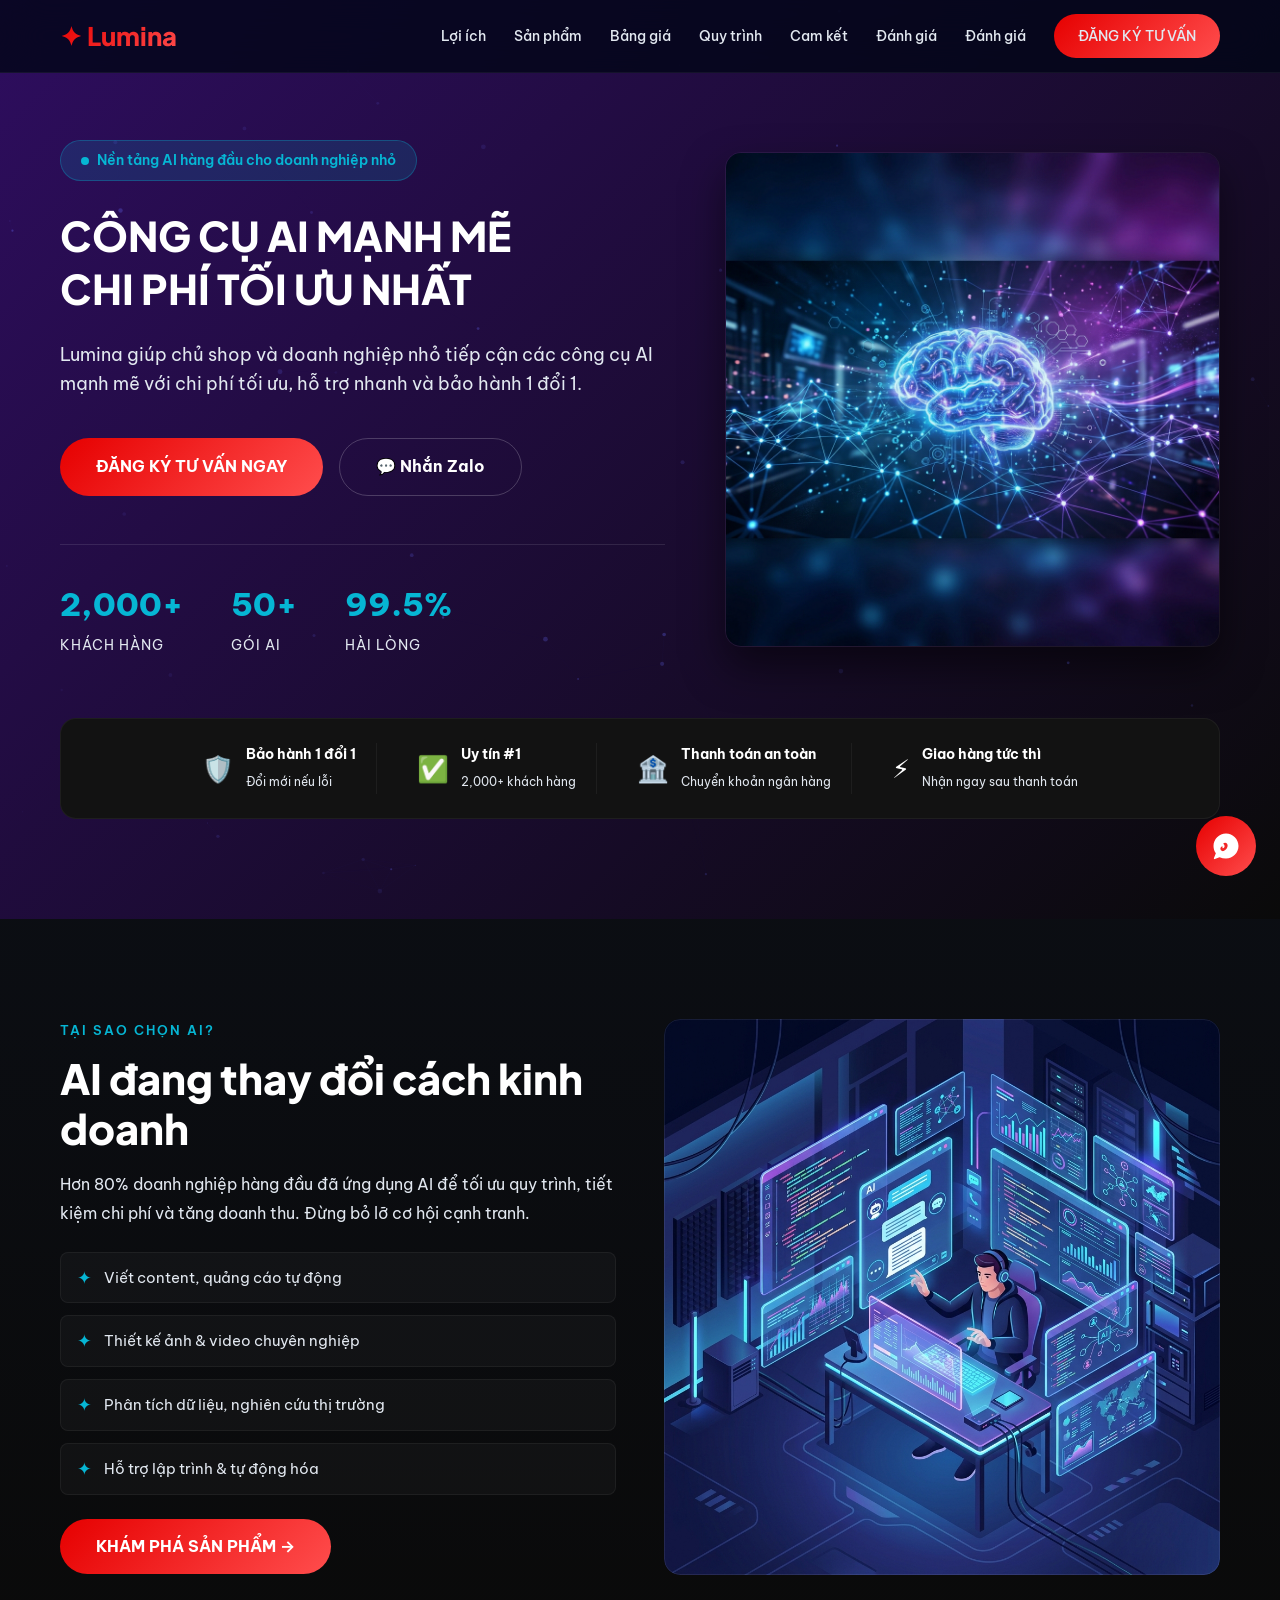
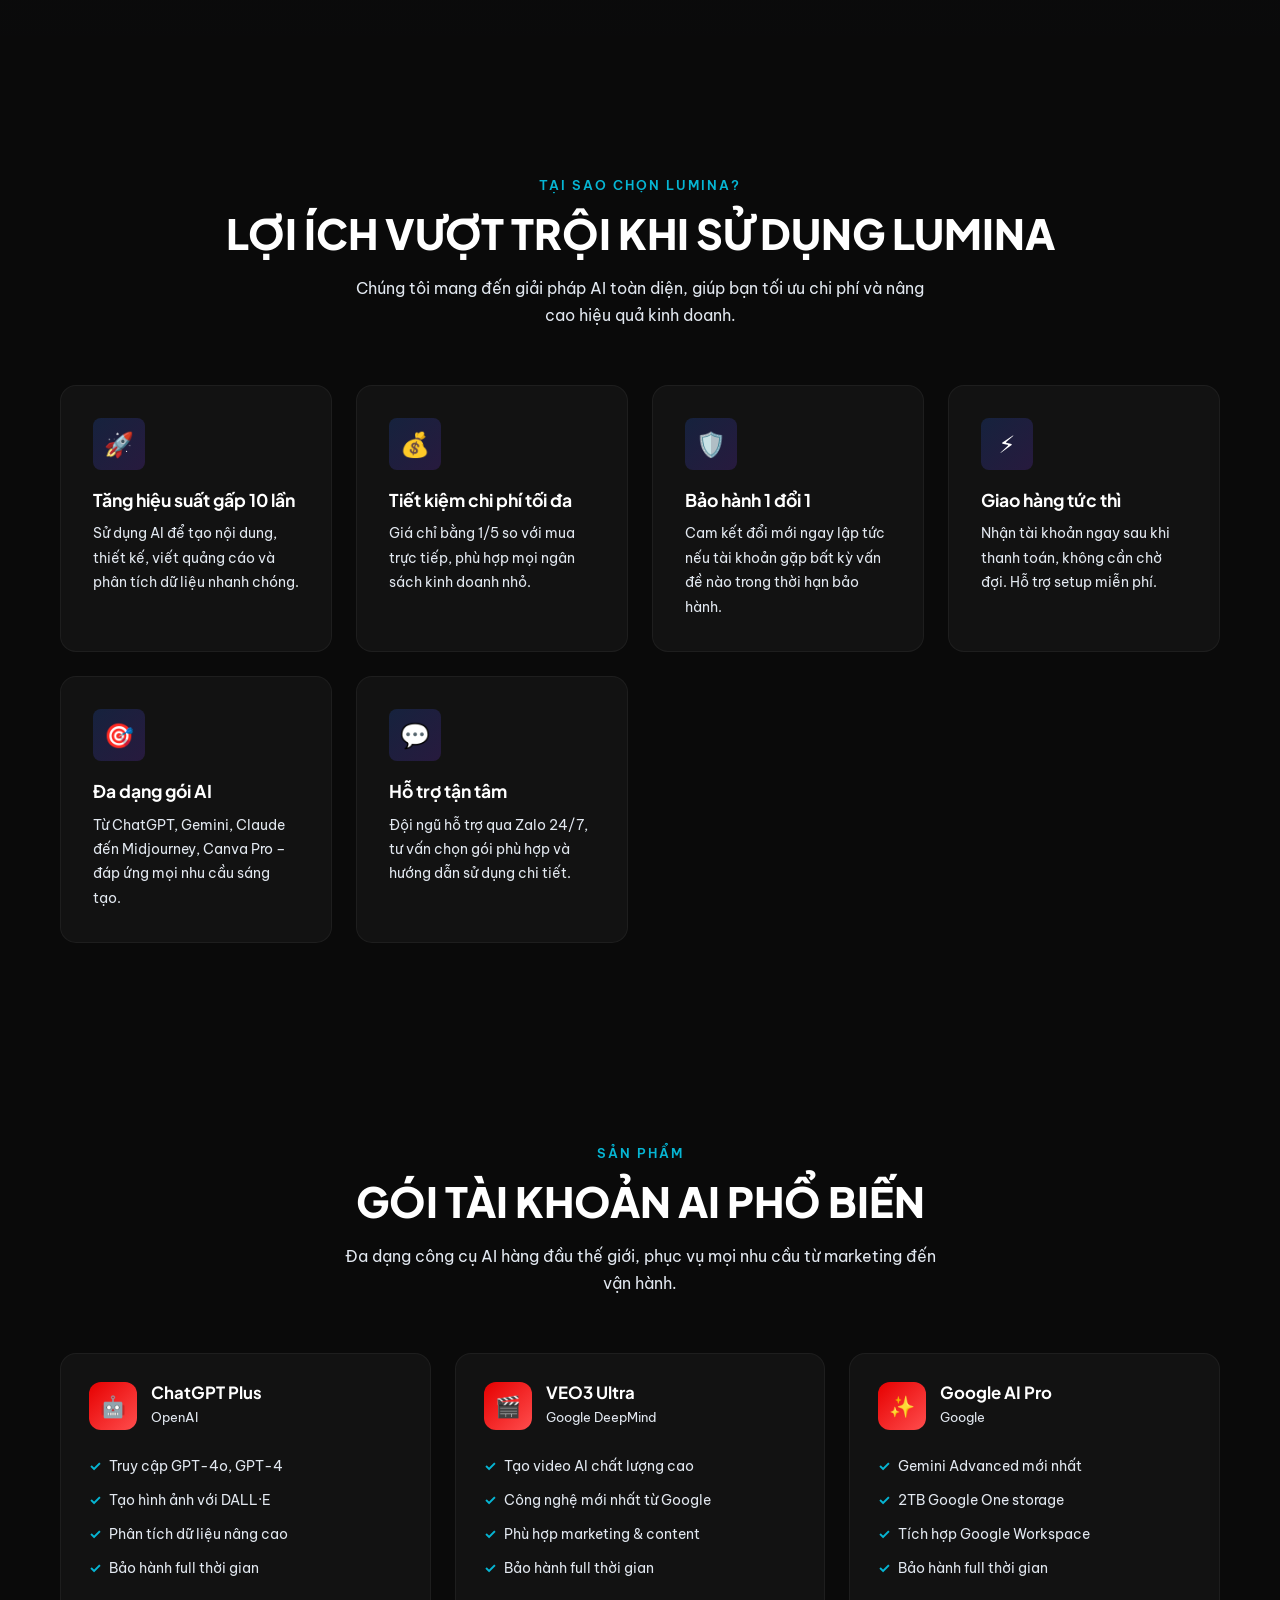
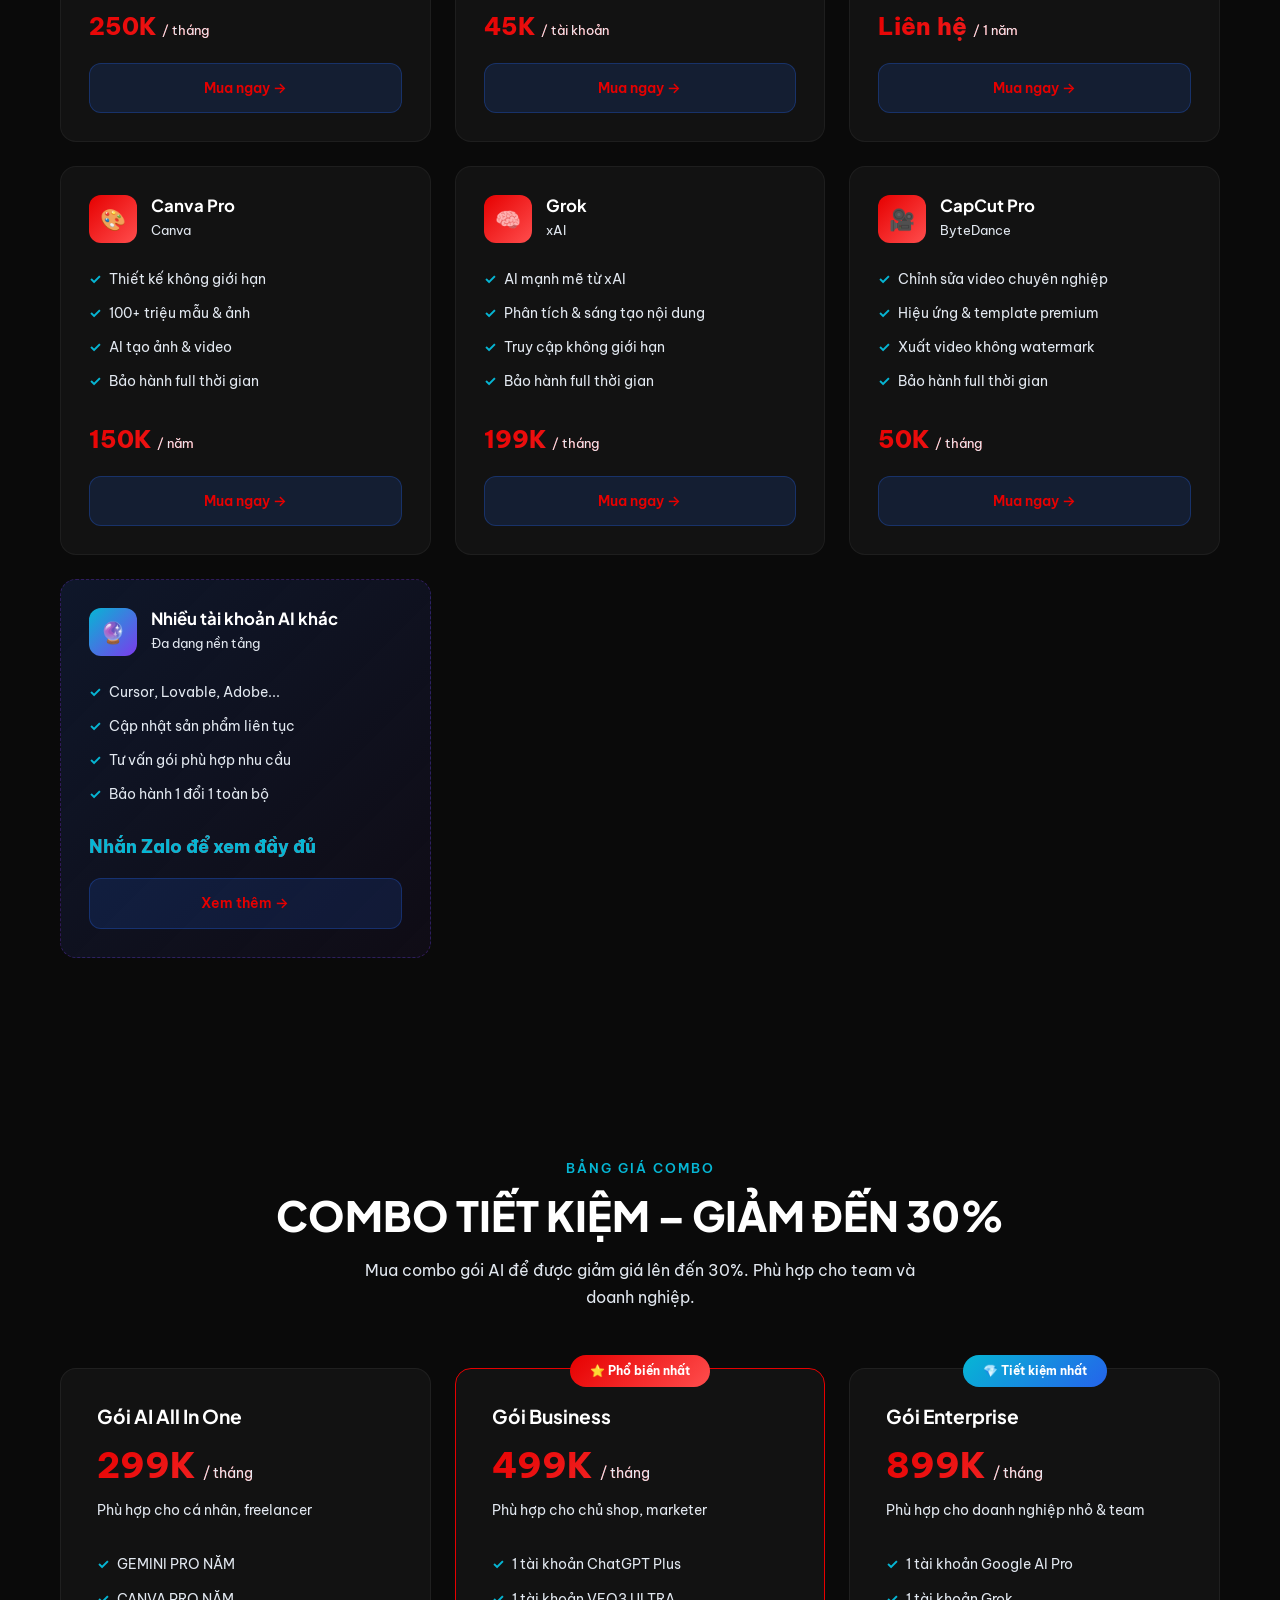
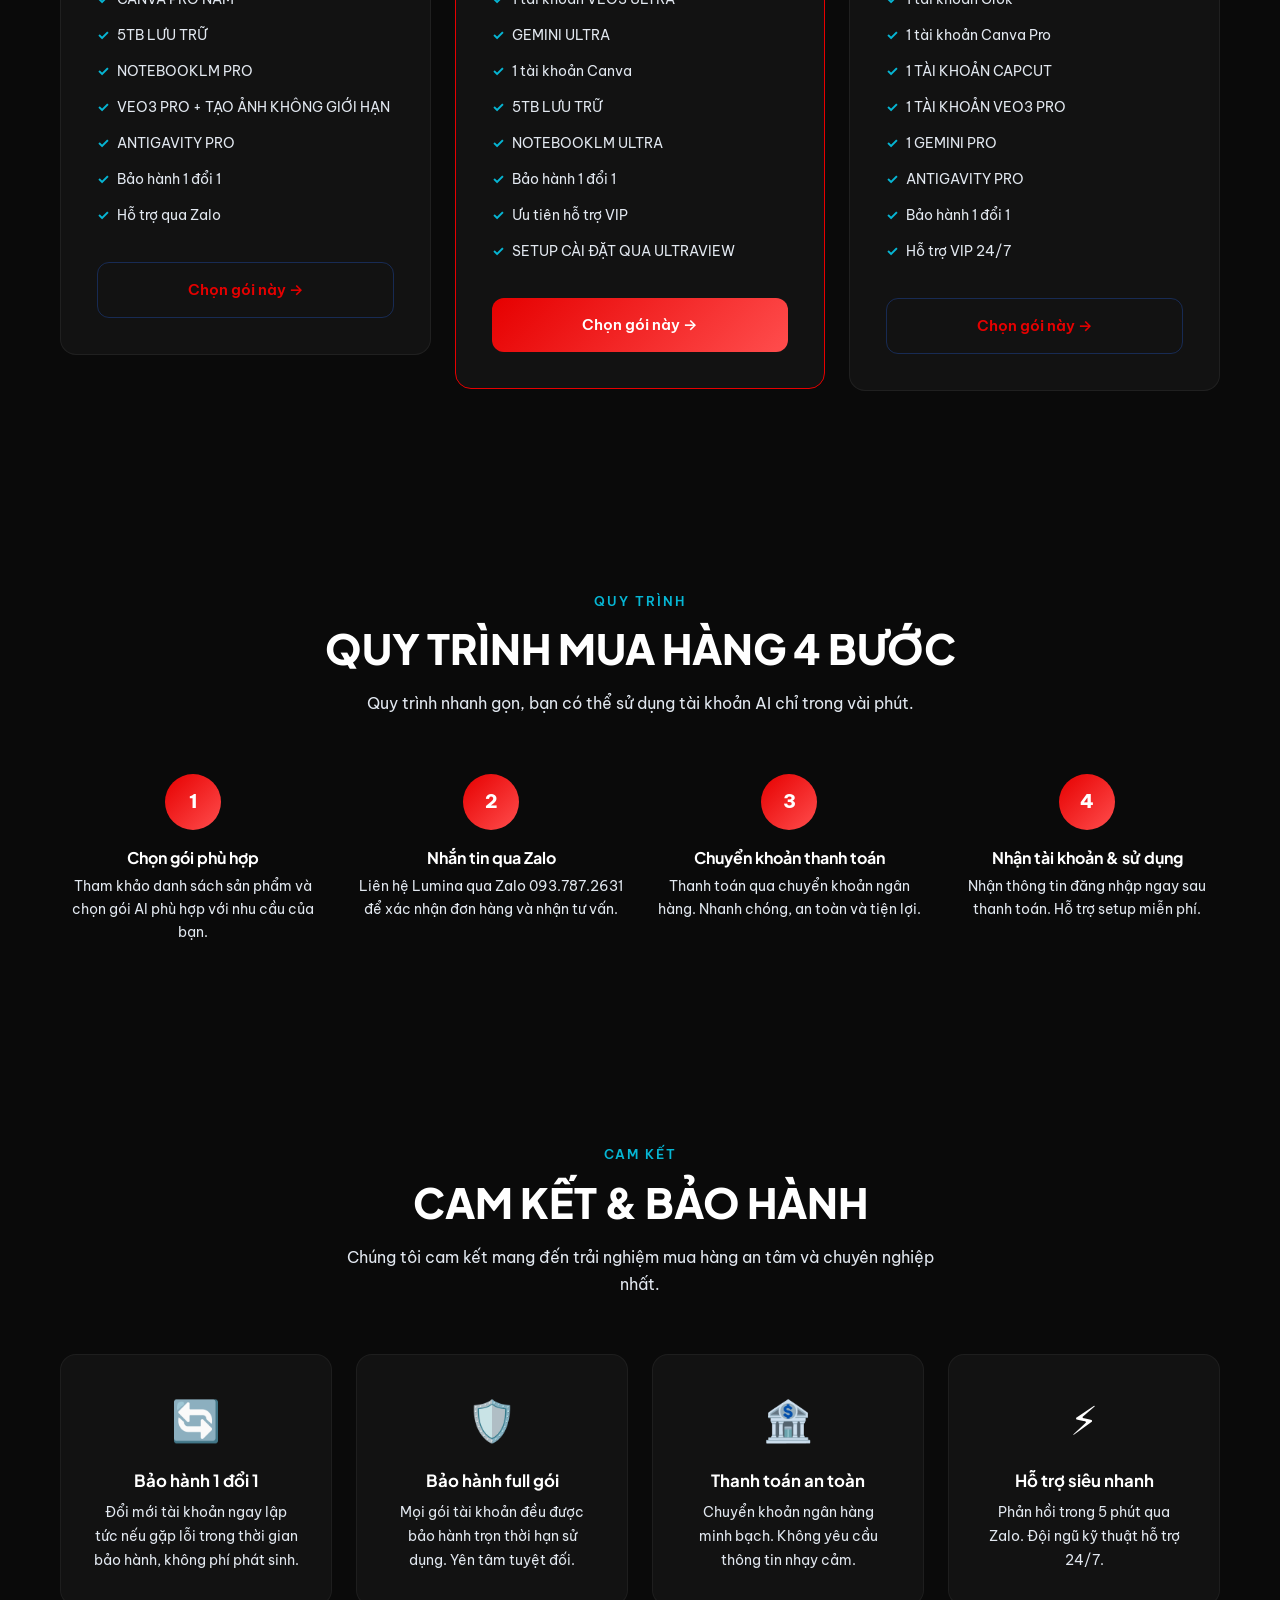
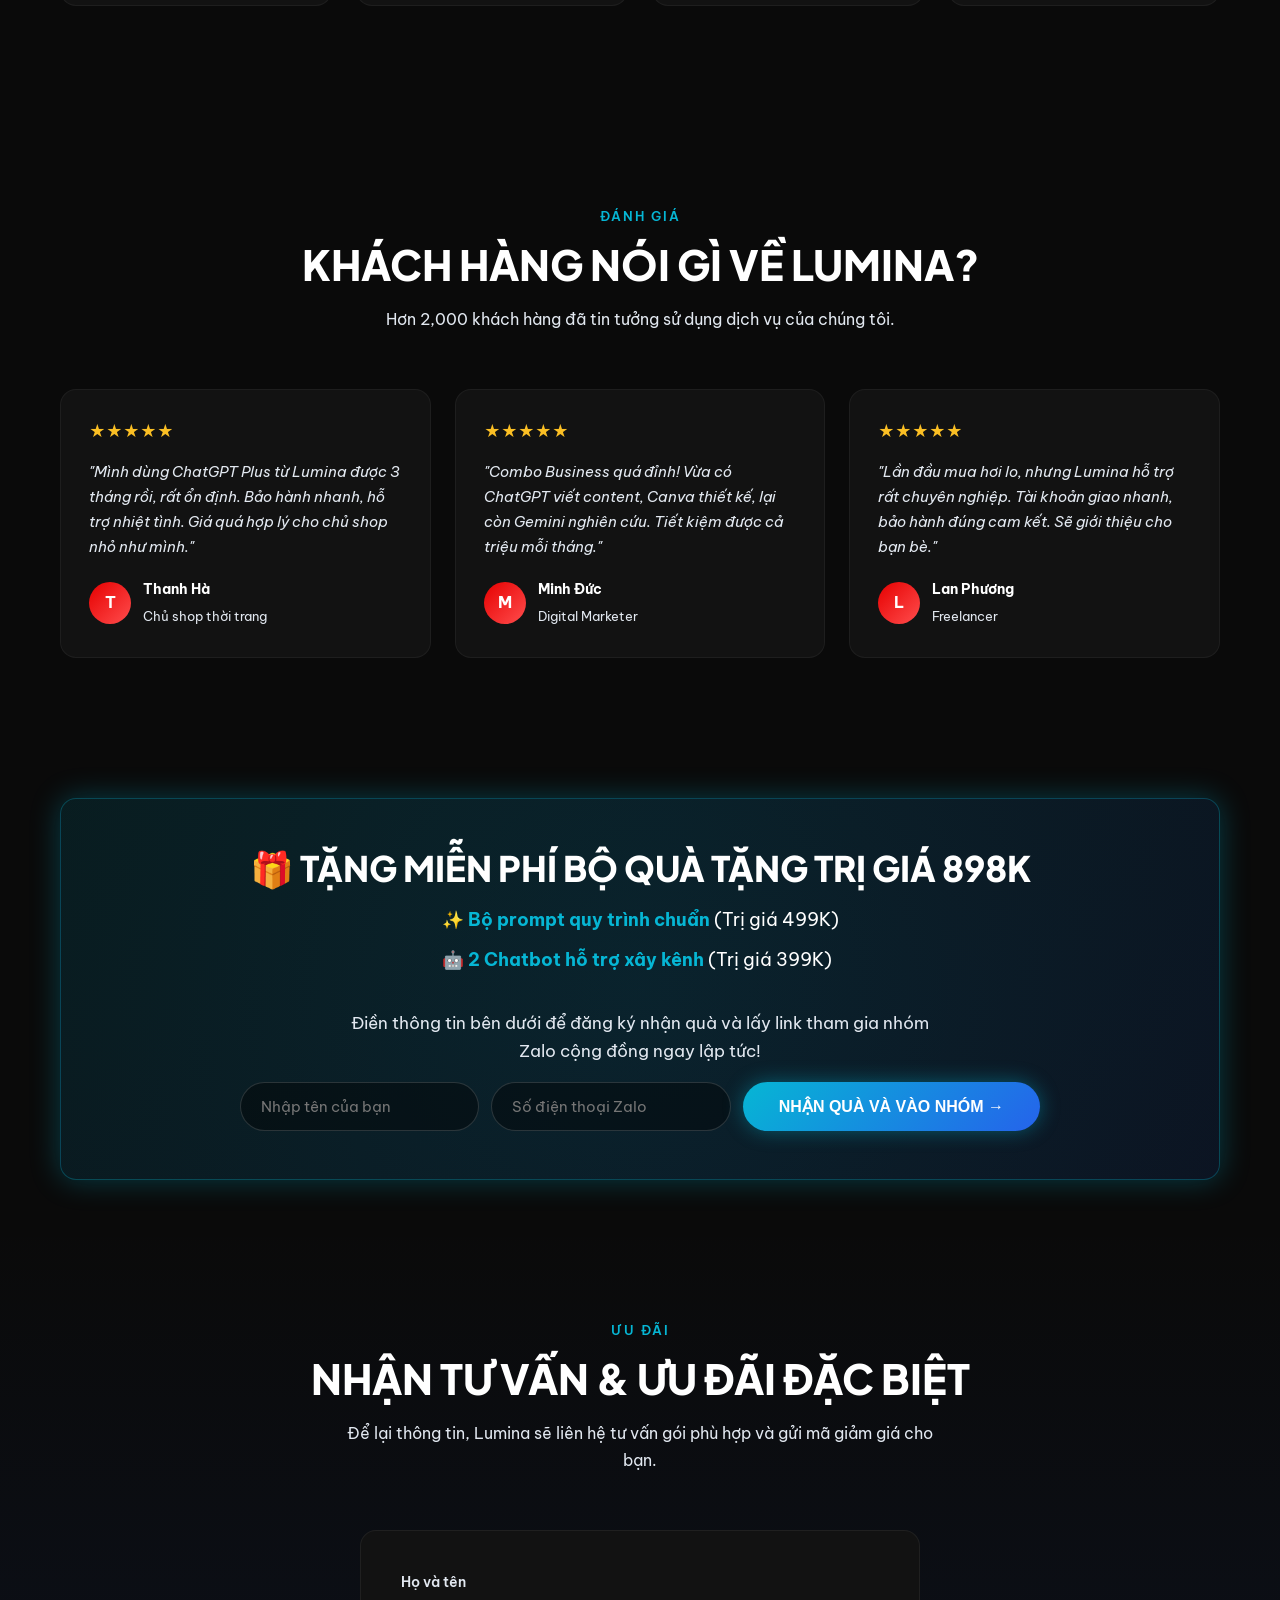
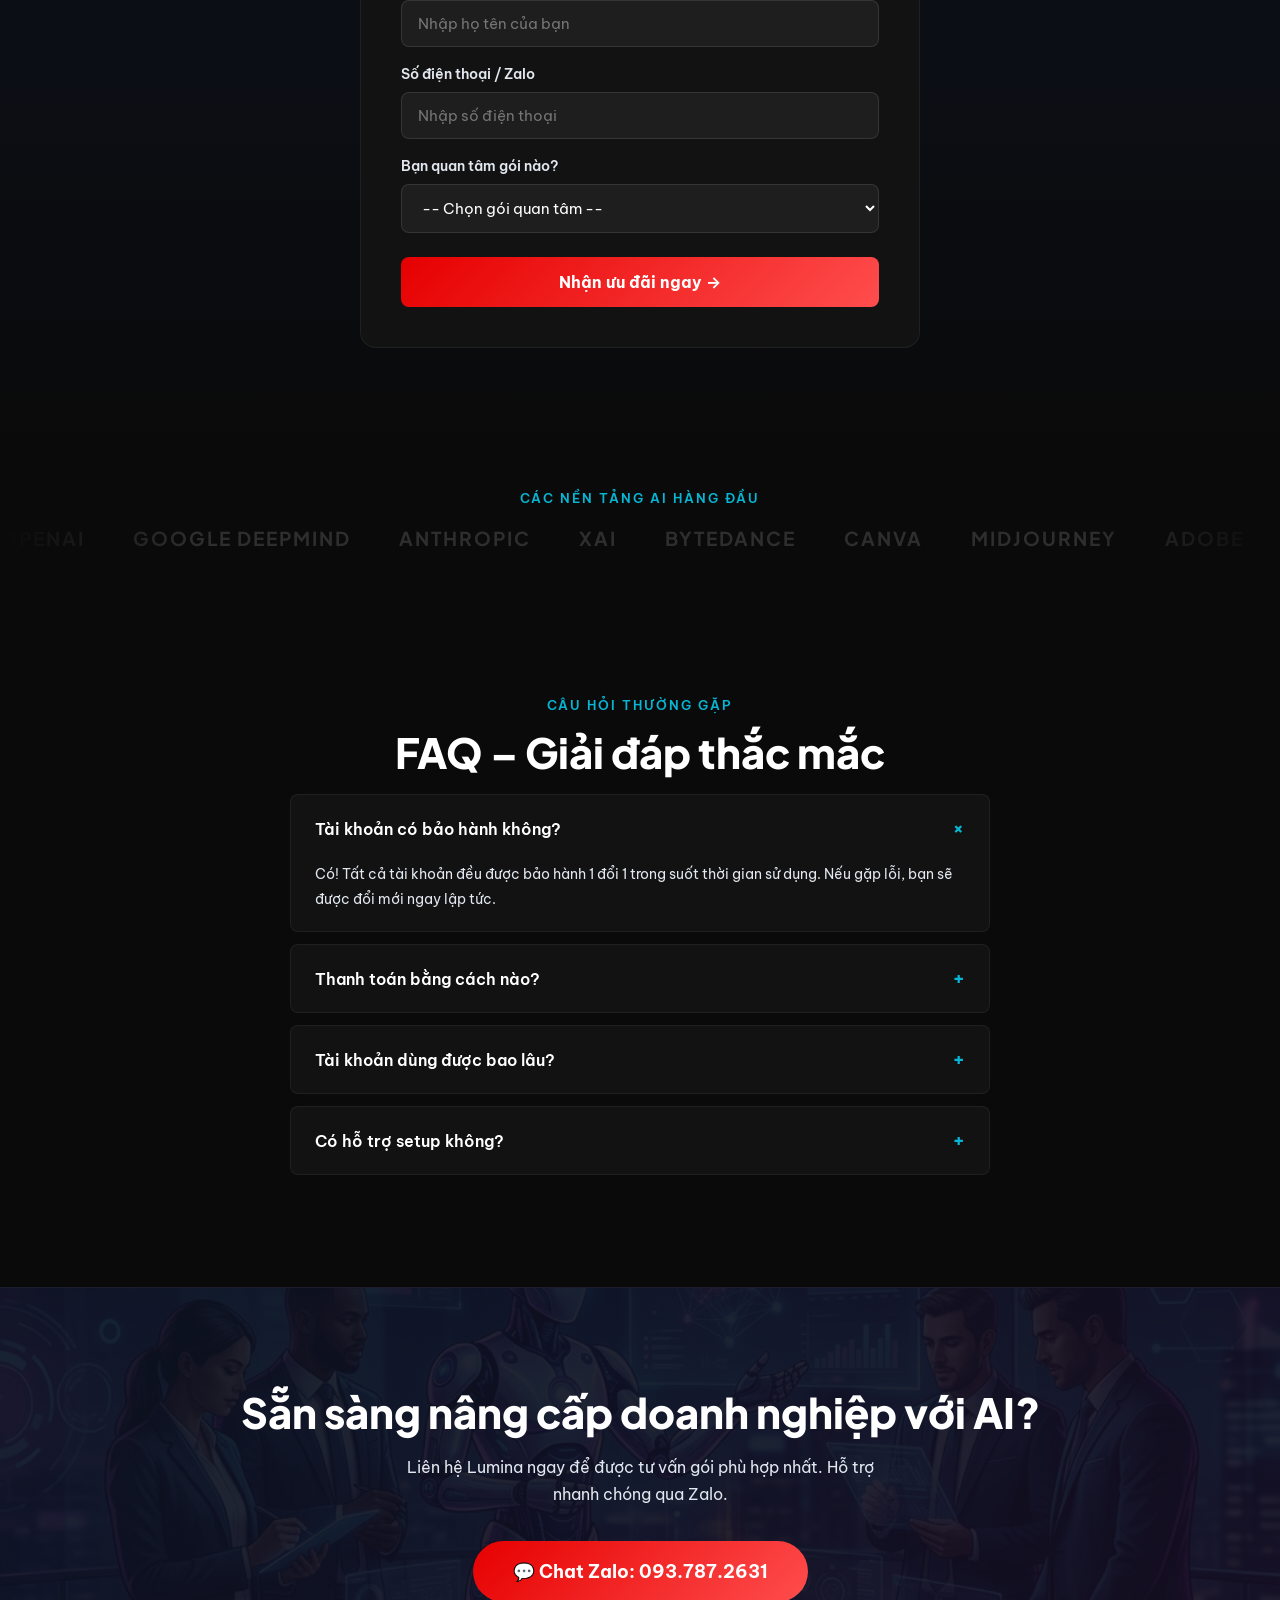
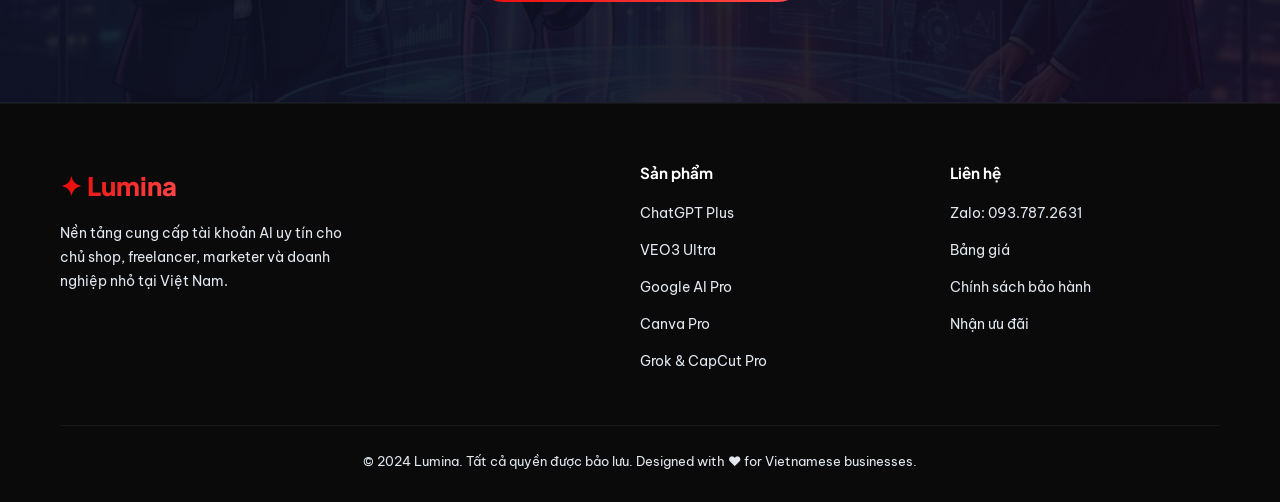
<file: index.html>
<!DOCTYPE html>
<html lang="vi">
<head>
  <meta charset="UTF-8">
  <meta name="viewport" content="width=device-width, initial-scale=1.0">
  <title>Lumina – Tài Khoản AI Giá Tốt Cho Chủ Shop & Doanh Nghiệp Nhỏ</title>
  <meta name="description" content="Lumina cung cấp các gói tài khoản AI mạnh mẽ với chi phí tối ưu, bảo hành 1 đổi 1. Dành cho chủ shop, freelancer, marketer và doanh nghiệp nhỏ.">
  <link rel="stylesheet" href="style.css">
</head>
<body>

<!-- HEADER -->
<header class="header" id="header">
  <div class="container">
    <a href="#" class="logo">✦ Lumina</a>
    <nav class="nav" id="navMenu">
      <a href="#benefits">Lợi ích</a>
      <a href="#products">Sản phẩm</a>
      <a href="#pricing">Bảng giá</a>
      <a href="#process">Quy trình</a>
      <a href="#guarantee">Cam kết</a>
      <a href="#testimonials">Đánh giá</a>
      <a href="#testimonials">Đánh giá</a>
      <a href="#offer" class="btn-zalo-header">Đăng ký tư vấn</a>
    </nav>
    <button class="mobile-toggle" id="mobileToggle" aria-label="Menu">☰</button>
  </div>
  <div class="mobile-menu" id="mobileMenu">
    <a href="#benefits">Lợi ích</a>
    <a href="#products">Sản phẩm</a>
    <a href="#pricing">Bảng giá</a>
    <a href="#process">Quy trình</a>
    <a href="#guarantee">Cam kết</a>
    <a href="#testimonials">Đánh giá</a>
    <a href="https://zalo.me/0937872631" target="_blank">💬 Liên hệ Zalo</a>
  </div>
</header>

<!-- HERO -->
<section class="hero" id="hero">
  <canvas id="particleCanvas" class="particle-canvas"></canvas>
  <div class="container">
    <div class="hero-grid">
      <div class="hero-content">
        <div class="hero-badge"><span></span> Nền tảng AI hàng đầu cho doanh nghiệp nhỏ</div>
        <h1>CÔNG CỤ AI MẠNH MẼ<br>CHI PHÍ TỐI ƯU NHẤT</h1>
        <p>Lumina giúp chủ shop và doanh nghiệp nhỏ tiếp cận các công cụ AI mạnh mẽ với chi phí tối ưu, hỗ trợ nhanh và bảo hành 1 đổi 1.</p>
        <div class="hero-btns">
          <a href="#offer" class="btn-primary">Đăng ký tư vấn ngay</a>
          <a href="https://zalo.me/0937872631" target="_blank" class="btn-outline">💬 Nhắn Zalo</a>
        </div>
        <div class="hero-stats">
          <div><strong data-count="2000" data-suffix="+">0</strong><span>Khách hàng</span></div>
          <div><strong data-count="50" data-suffix="+">0</strong><span>Gói AI</span></div>
          <div><strong data-count="99" data-suffix=".5%">0</strong><span>Hài lòng</span></div>
        </div>
      </div>
      <div class="hero-image">
        <div class="img-wrapper">
          <img src="img/hero-ai-new.png" alt="AI Technology Visual">
          <div class="img-glow"></div>
        </div>
      </div>
    </div>
    
    <div class="trust-strip">
      <div class="trust-item">
        <div class="trust-icon">🛡️</div>
        <div class="trust-text">
          <strong>Bảo hành 1 đổi 1</strong>
          <span>Đổi mới nếu lỗi</span>
        </div>
      </div>
      <div class="trust-item">
        <div class="trust-icon">✅</div>
        <div class="trust-text">
          <strong>Uy tín #1</strong>
          <span>2,000+ khách hàng</span>
        </div>
      </div>
      <div class="trust-item">
        <div class="trust-icon">🏦</div>
        <div class="trust-text">
          <strong>Thanh toán an toàn</strong>
          <span>Chuyển khoản ngân hàng</span>
        </div>
      </div>
      <div class="trust-item">
        <div class="trust-icon">⚡</div>
        <div class="trust-text">
          <strong>Giao hàng tức thì</strong>
          <span>Nhận ngay sau thanh toán</span>
        </div>
      </div>
    </div>
  </div>
</section>

<!-- AI SHOWCASE -->
<section class="ai-showcase fade-up">
  <div class="container">
    <div class="showcase-grid">
      <div class="showcase-content">
        <p class="section-label">Tại sao chọn AI?</p>
        <h2 class="section-title" style="text-align:left">AI đang thay đổi cách kinh doanh</h2>
        <p class="showcase-desc">Hơn 80% doanh nghiệp hàng đầu đã ứng dụng AI để tối ưu quy trình, tiết kiệm chi phí và tăng doanh thu. Đừng bỏ lỡ cơ hội cạnh tranh.</p>
        <div class="showcase-features">
          <div class="showcase-feat"><span>✦</span> Viết content, quảng cáo tự động</div>
          <div class="showcase-feat"><span>✦</span> Thiết kế ảnh & video chuyên nghiệp</div>
          <div class="showcase-feat"><span>✦</span> Phân tích dữ liệu, nghiên cứu thị trường</div>
          <div class="showcase-feat"><span>✦</span> Hỗ trợ lập trình & tự động hóa</div>
        </div>
        <a href="#products" class="btn-primary" style="margin-top:24px">Khám phá sản phẩm →</a>
      </div>
      <div class="showcase-img">
        <img src="img/ai-workspace.png" alt="AI Workspace">
      </div>
    </div>
  </div>
</section>

<!-- BENEFITS -->
<section id="benefits" class="fade-up">
  <div class="container">
    <p class="section-label">Tại sao chọn Lumina?</p>
    <h2 class="section-title">LỢI ÍCH VƯỢT TRỘI KHI SỬ DỤNG LUMINA</h2>
    <p class="section-desc">Chúng tôi mang đến giải pháp AI toàn diện, giúp bạn tối ưu chi phí và nâng cao hiệu quả kinh doanh.</p>
    <div class="benefits-grid">
      <div class="benefit-card">
        <div class="benefit-icon">🚀</div>
        <h3>Tăng hiệu suất gấp 10 lần</h3>
        <p>Sử dụng AI để tạo nội dung, thiết kế, viết quảng cáo và phân tích dữ liệu nhanh chóng.</p>
      </div>
      <div class="benefit-card">
        <div class="benefit-icon">💰</div>
        <h3>Tiết kiệm chi phí tối đa</h3>
        <p>Giá chỉ bằng 1/5 so với mua trực tiếp, phù hợp mọi ngân sách kinh doanh nhỏ.</p>
      </div>
      <div class="benefit-card">
        <div class="benefit-icon">🛡️</div>
        <h3>Bảo hành 1 đổi 1</h3>
        <p>Cam kết đổi mới ngay lập tức nếu tài khoản gặp bất kỳ vấn đề nào trong thời hạn bảo hành.</p>
      </div>
      <div class="benefit-card">
        <div class="benefit-icon">⚡</div>
        <h3>Giao hàng tức thì</h3>
        <p>Nhận tài khoản ngay sau khi thanh toán, không cần chờ đợi. Hỗ trợ setup miễn phí.</p>
      </div>
      <div class="benefit-card">
        <div class="benefit-icon">🎯</div>
        <h3>Đa dạng gói AI</h3>
        <p>Từ ChatGPT, Gemini, Claude đến Midjourney, Canva Pro – đáp ứng mọi nhu cầu sáng tạo.</p>
      </div>
      <div class="benefit-card">
        <div class="benefit-icon">💬</div>
        <h3>Hỗ trợ tận tâm</h3>
        <p>Đội ngũ hỗ trợ qua Zalo 24/7, tư vấn chọn gói phù hợp và hướng dẫn sử dụng chi tiết.</p>
      </div>
    </div>
  </div>
</section>

<!-- PRODUCTS -->
<section id="products" class="fade-up">
  <div class="container">
    <p class="section-label">Sản phẩm</p>
    <h2 class="section-title">GÓI TÀI KHOẢN AI PHỔ BIẾN</h2>
    <p class="section-desc">Đa dạng công cụ AI hàng đầu thế giới, phục vụ mọi nhu cầu từ marketing đến vận hành.</p>
    <div class="products-grid">
      <div class="product-card">
        <div class="card-top">
          <div class="card-icon">🤖</div>
          <div><h3>ChatGPT Plus</h3><span>OpenAI</span></div>
        </div>
        <div class="card-body">
          <ul>
            <li>Truy cập GPT-4o, GPT-4</li>
            <li>Tạo hình ảnh với DALL·E</li>
            <li>Phân tích dữ liệu nâng cao</li>
            <li>Bảo hành full thời gian</li>
          </ul>
          <div class="card-price">250K <small>/ tháng</small></div>
          <a href="https://zalo.me/0937872631" target="_blank" class="card-btn">Mua ngay →</a>
        </div>
      </div>
      <div class="product-card">
        <div class="card-top">
          <div class="card-icon">🎬</div>
          <div><h3>VEO3 Ultra</h3><span>Google DeepMind</span></div>
        </div>
        <div class="card-body">
          <ul>
            <li>Tạo video AI chất lượng cao</li>
            <li>Công nghệ mới nhất từ Google</li>
            <li>Phù hợp marketing & content</li>
            <li>Bảo hành full thời gian</li>
          </ul>
          <div class="card-price">45K <small>/ tài khoản</small></div>
          <a href="https://zalo.me/0937872631" target="_blank" class="card-btn">Mua ngay →</a>
        </div>
      </div>
      <div class="product-card">
        <div class="card-top">
          <div class="card-icon">✨</div>
          <div><h3>Google AI Pro</h3><span>Google</span></div>
        </div>
        <div class="card-body">
          <ul>
            <li>Gemini Advanced mới nhất</li>
            <li>2TB Google One storage</li>
            <li>Tích hợp Google Workspace</li>
            <li>Bảo hành full thời gian</li>
          </ul>
          <div class="card-price">Liên hệ <small>/ 1 năm</small></div>
          <a href="https://zalo.me/0937872631" target="_blank" class="card-btn">Mua ngay →</a>
        </div>
      </div>
      <div class="product-card">
        <div class="card-top">
          <div class="card-icon">🎨</div>
          <div><h3>Canva Pro</h3><span>Canva</span></div>
        </div>
        <div class="card-body">
          <ul>
            <li>Thiết kế không giới hạn</li>
            <li>100+ triệu mẫu & ảnh</li>
            <li>AI tạo ảnh & video</li>
            <li>Bảo hành full thời gian</li>
          </ul>
          <div class="card-price">150K <small>/ năm</small></div>
          <a href="https://zalo.me/0937872631" target="_blank" class="card-btn">Mua ngay →</a>
        </div>
      </div>
      <div class="product-card">
        <div class="card-top">
          <div class="card-icon">🧠</div>
          <div><h3>Grok</h3><span>xAI</span></div>
        </div>
        <div class="card-body">
          <ul>
            <li>AI mạnh mẽ từ xAI</li>
            <li>Phân tích & sáng tạo nội dung</li>
            <li>Truy cập không giới hạn</li>
            <li>Bảo hành full thời gian</li>
          </ul>
          <div class="card-price">199K <small>/ tháng</small></div>
          <a href="https://zalo.me/0937872631" target="_blank" class="card-btn">Mua ngay →</a>
        </div>
      </div>
      <div class="product-card">
        <div class="card-top">
          <div class="card-icon">🎥</div>
          <div><h3>CapCut Pro</h3><span>ByteDance</span></div>
        </div>
        <div class="card-body">
          <ul>
            <li>Chỉnh sửa video chuyên nghiệp</li>
            <li>Hiệu ứng & template premium</li>
            <li>Xuất video không watermark</li>
            <li>Bảo hành full thời gian</li>
          </ul>
          <div class="card-price">50K <small>/ tháng</small></div>
          <a href="https://zalo.me/0937872631" target="_blank" class="card-btn">Mua ngay →</a>
        </div>
      </div>
      <div class="product-card card-more">
        <div class="card-top">
          <div class="card-icon" style="background:linear-gradient(135deg,#06B6D4,#7C3AED)">🔮</div>
          <div><h3>Nhiều tài khoản AI khác</h3><span>Đa dạng nền tảng</span></div>
        </div>
        <div class="card-body">
          <ul>
            <li>Cursor, Lovable, Adobe...</li>
            <li>Cập nhật sản phẩm liên tục</li>
            <li>Tư vấn gói phù hợp nhu cầu</li>
            <li>Bảo hành 1 đổi 1 toàn bộ</li>
          </ul>
          <div class="card-price" style="font-size:1.1rem;-webkit-text-fill-color:var(--cyan)">Nhắn Zalo để xem đầy đủ</div>
          <a href="https://zalo.me/0937872631" target="_blank" class="card-btn">Xem thêm →</a>
        </div>
      </div>
    </div>
  </div>
</section>

<!-- PRICING COMBO -->
<section id="pricing" class="fade-up">
  <div class="container">
    <p class="section-label">Bảng giá combo</p>
    <h2 class="section-title">COMBO TIẾT KIỆM – GIẢM ĐẾN 30%</h2>
    <p class="section-desc">Mua combo gói AI để được giảm giá lên đến 30%. Phù hợp cho team và doanh nghiệp.</p>
    <div class="pricing-grid">
      <div class="pricing-card">
        <h3>Gói AI All In One</h3>
        <div class="price">299K <small>/ tháng</small></div>
        <p class="price-desc">Phù hợp cho cá nhân, freelancer</p>
        <ul>
          <li>GEMINI PRO NĂM</li>
          <li>CANVA PRO NĂM</li>
          <li>5TB LƯU TRỮ</li>
          <li>NOTEBOOKLM PRO</li>
          <li>VEO3 PRO + TẠO ẢNH KHÔNG GIỚI HẠN</li>
          <li>ANTIGAVITY PRO</li>
          <li>Bảo hành 1 đổi 1</li>
          <li>Hỗ trợ qua Zalo</li>
        </ul>
        <a href="https://zalo.me/0937872631" target="_blank" class="btn-pricing outline">Chọn gói này →</a>
      </div>
      <div class="pricing-card popular">
        <div class="pricing-badge">⭐ Phổ biến nhất</div>
        <h3>Gói Business</h3>
        <div class="price">499K <small>/ tháng</small></div>
        <p class="price-desc">Phù hợp cho chủ shop, marketer</p>
        <ul>
          <li>1 tài khoản ChatGPT Plus</li>
          <li>1 tài khoản VEO3 ULTRA</li>
          <li>GEMINI ULTRA</li>
          <li>1 tài khoản Canva</li>
          <li>5TB LƯU TRỮ</li>
          <li>NOTEBOOKLM ULTRA</li>
          <li>Bảo hành 1 đổi 1</li>
          <li>Ưu tiên hỗ trợ VIP</li>
          <li>SETUP CÀI ĐẶT QUA ULTRAVIEW</li>
        </ul>
        <a href="https://zalo.me/0937872631" target="_blank" class="btn-pricing fill">Chọn gói này →</a>
      </div>
      <div class="pricing-card">
        <div class="pricing-badge" style="background:linear-gradient(135deg,#06B6D4,#2563EB)">💎 Tiết kiệm nhất</div>
        <h3>Gói Enterprise</h3>
        <div class="price">899K <small>/ tháng</small></div>
        <p class="price-desc">Phù hợp cho doanh nghiệp nhỏ & team</p>
        <ul>
          <li>1 tài khoản Google AI Pro</li>
          <li>1 tài khoản Grok</li>
          <li>1 tài khoản Canva Pro</li>
          <li>1 TÀI KHOẢN CAPCUT</li>
          <li>1 TÀI KHOẢN VEO3 PRO</li>
          <li>1 GEMINI PRO</li>
          <li>ANTIGAVITY PRO</li>
          <li>Bảo hành 1 đổi 1</li>
          <li>Hỗ trợ VIP 24/7</li>
        </ul>
        <a href="https://zalo.me/0937872631" target="_blank" class="btn-pricing outline">Chọn gói này →</a>
      </div>
    </div>
  </div>
</section>

<!-- PROCESS -->
<section id="process" class="fade-up">
  <div class="container">
    <p class="section-label">Quy trình</p>
    <h2 class="section-title">QUY TRÌNH MUA HÀNG 4 BƯỚC</h2>
    <p class="section-desc">Quy trình nhanh gọn, bạn có thể sử dụng tài khoản AI chỉ trong vài phút.</p>
    <div class="process-grid">
      <div class="process-step">
        <div class="step-num">1</div>
        <h3>Chọn gói phù hợp</h3>
        <p>Tham khảo danh sách sản phẩm và chọn gói AI phù hợp với nhu cầu của bạn.</p>
      </div>
      <div class="process-step">
        <div class="step-num">2</div>
        <h3>Nhắn tin qua Zalo</h3>
        <p>Liên hệ Lumina qua Zalo 093.787.2631 để xác nhận đơn hàng và nhận tư vấn.</p>
      </div>
      <div class="process-step">
        <div class="step-num">3</div>
        <h3>Chuyển khoản thanh toán</h3>
        <p>Thanh toán qua chuyển khoản ngân hàng. Nhanh chóng, an toàn và tiện lợi.</p>
      </div>
      <div class="process-step">
        <div class="step-num">4</div>
        <h3>Nhận tài khoản & sử dụng</h3>
        <p>Nhận thông tin đăng nhập ngay sau thanh toán. Hỗ trợ setup miễn phí.</p>
      </div>
    </div>
  </div>
</section>

<!-- GUARANTEE -->
<section id="guarantee" class="fade-up">
  <div class="container">
    <p class="section-label">Cam kết</p>
    <h2 class="section-title">CAM KẾT & BẢO HÀNH</h2>
    <p class="section-desc">Chúng tôi cam kết mang đến trải nghiệm mua hàng an tâm và chuyên nghiệp nhất.</p>
    <div class="guarantee-grid">
      <div class="guarantee-card">
        <div class="g-icon">🔄</div>
        <h3>Bảo hành 1 đổi 1</h3>
        <p>Đổi mới tài khoản ngay lập tức nếu gặp lỗi trong thời gian bảo hành, không phí phát sinh.</p>
      </div>
      <div class="guarantee-card">
        <div class="g-icon">🛡️</div>
        <h3>Bảo hành full gói</h3>
        <p>Mọi gói tài khoản đều được bảo hành trọn thời hạn sử dụng. Yên tâm tuyệt đối.</p>
      </div>
      <div class="guarantee-card">
        <div class="g-icon">🏦</div>
        <h3>Thanh toán an toàn</h3>
        <p>Chuyển khoản ngân hàng minh bạch. Không yêu cầu thông tin nhạy cảm.</p>
      </div>
      <div class="guarantee-card">
        <div class="g-icon">⚡</div>
        <h3>Hỗ trợ siêu nhanh</h3>
        <p>Phản hồi trong 5 phút qua Zalo. Đội ngũ kỹ thuật hỗ trợ 24/7.</p>
      </div>
    </div>
  </div>
</section>

<!-- TESTIMONIALS -->
<section id="testimonials" class="fade-up">
  <div class="container">
    <p class="section-label">Đánh giá</p>
    <h2 class="section-title">KHÁCH HÀNG NÓI GÌ VỀ LUMINA?</h2>
    <p class="section-desc">Hơn 2,000 khách hàng đã tin tưởng sử dụng dịch vụ của chúng tôi.</p>
    <div class="testimonials-grid">
      <div class="testimonial-card">
        <div class="stars">★★★★★</div>
        <p>"Mình dùng ChatGPT Plus từ Lumina được 3 tháng rồi, rất ổn định. Bảo hành nhanh, hỗ trợ nhiệt tình. Giá quá hợp lý cho chủ shop nhỏ như mình."</p>
        <div class="author">
          <div class="avatar">T</div>
          <div class="author-info"><strong>Thanh Hà</strong><span>Chủ shop thời trang</span></div>
        </div>
      </div>
      <div class="testimonial-card">
        <div class="stars">★★★★★</div>
        <p>"Combo Business quá đỉnh! Vừa có ChatGPT viết content, Canva thiết kế, lại còn Gemini nghiên cứu. Tiết kiệm được cả triệu mỗi tháng."</p>
        <div class="author">
          <div class="avatar">M</div>
          <div class="author-info"><strong>Minh Đức</strong><span>Digital Marketer</span></div>
        </div>
      </div>
      <div class="testimonial-card">
        <div class="stars">★★★★★</div>
        <p>"Lần đầu mua hơi lo, nhưng Lumina hỗ trợ rất chuyên nghiệp. Tài khoản giao nhanh, bảo hành đúng cam kết. Sẽ giới thiệu cho bạn bè."</p>
        <div class="author">
          <div class="avatar">L</div>
          <div class="author-info"><strong>Lan Phương</strong><span>Freelancer</span></div>
        </div>
      </div>
    </div>
  </div>
</section>

<!-- GIFT SECTION -->
<section id="gift" class="gift-section fade-up">
  <div class="container">
    <div class="gift-box">
      <div class="gift-content">
        <h2 class="gift-title">🎁 TẶNG MIỄN PHÍ BỘ QUÀ TẶNG TRỊ GIÁ 898K</h2>
        <ul class="gift-list">
          <li>✨ <strong>Bộ prompt quy trình chuẩn</strong> (Trị giá 499K)</li>
          <li>🤖 <strong>2 Chatbot hỗ trợ xây kênh</strong> (Trị giá 399K)</li>
        </ul>
        <p class="gift-desc">Điền thông tin bên dưới để đăng ký nhận quà và lấy link tham gia nhóm Zalo cộng đồng ngay lập tức!</p>
        
        <form id="giftForm" class="gift-form">
          <div class="gift-form-row">
            <input type="text" id="giftName" required placeholder="Nhập tên của bạn">
            <input type="tel" id="giftPhone" required placeholder="Số điện thoại Zalo">
            <button type="submit" class="btn-primary" style="background:linear-gradient(135deg,#06B6D4,#2563EB);box-shadow:0 0 20px rgba(6,182,212,0.4);">
              NHẬN QUÀ VÀ VÀO NHÓM →
            </button>
          </div>
        </form>
      </div>
    </div>
  </div>
</section>

<!-- FORM -->
<section id="offer" class="form-section fade-up">
  <div class="container">
    <p class="section-label">Ưu đãi</p>
    <h2 class="section-title">NHẬN TƯ VẤN & ƯU ĐÃI ĐẶC BIỆT</h2>
    <p class="section-desc">Để lại thông tin, Lumina sẽ liên hệ tư vấn gói phù hợp và gửi mã giảm giá cho bạn.</p>
    <div class="form-wrapper">
      <form id="leadForm">
        <div class="input-group">
          <label for="fullName">Họ và tên</label>
          <input type="text" id="fullName" placeholder="Nhập họ tên của bạn" required>
        </div>
        <div class="input-group">
          <label for="phone">Số điện thoại / Zalo</label>
          <input type="tel" id="phone" placeholder="Nhập số điện thoại" required>
        </div>
        <div class="input-group">
          <label for="interest">Bạn quan tâm gói nào?</label>
          <select id="interest">
            <option value="">-- Chọn gói quan tâm --</option>
            <option value="chatgpt">ChatGPT Plus</option>
            <option value="veo3">VEO3 Ultra</option>
            <option value="google-ai">Google AI Pro</option>
            <option value="canva">Canva Pro</option>
            <option value="grok">Grok</option>
            <option value="capcut">CapCut Pro</option>
            <option value="combo">Combo tiết kiệm</option>
            <option value="other">Khác</option>
          </select>
        </div>
        <button type="submit" class="btn-submit">Nhận ưu đãi ngay →</button>
      </form>
    </div>
  </div>
</section>

<!-- BRAND MARQUEE -->
<section class="marquee-section">
  <div class="container"><p class="section-label">Các nền tảng AI hàng đầu</p></div>
  <div class="marquee-wrapper">
    <div class="marquee-track">
      <span>OpenAI</span><span>Google DeepMind</span><span>Anthropic</span><span>xAI</span><span>ByteDance</span><span>Canva</span><span>Midjourney</span><span>Adobe</span><span>Cursor</span><span>Lovable</span>
      <span>OpenAI</span><span>Google DeepMind</span><span>Anthropic</span><span>xAI</span><span>ByteDance</span><span>Canva</span><span>Midjourney</span><span>Adobe</span><span>Cursor</span><span>Lovable</span>
    </div>
  </div>
</section>

<!-- FAQ -->
<section id="faq" class="fade-up">
  <div class="container">
    <p class="section-label">Câu hỏi thường gặp</p>
    <h2 class="section-title">FAQ – Giải đáp thắc mắc</h2>
    <div class="faq-list">
      <div class="faq-item active">
        <button class="faq-question">Tài khoản có bảo hành không? <span class="faq-icon">+</span></button>
        <div class="faq-answer"><p>Có! Tất cả tài khoản đều được bảo hành 1 đổi 1 trong suốt thời gian sử dụng. Nếu gặp lỗi, bạn sẽ được đổi mới ngay lập tức.</p></div>
      </div>
      <div class="faq-item">
        <button class="faq-question">Thanh toán bằng cách nào? <span class="faq-icon">+</span></button>
        <div class="faq-answer"><p>Bạn có thể thanh toán qua chuyển khoản ngân hàng. Sau khi thanh toán, tài khoản sẽ được giao ngay trong vài phút.</p></div>
      </div>
      <div class="faq-item">
        <button class="faq-question">Tài khoản dùng được bao lâu? <span class="faq-icon">+</span></button>
        <div class="faq-answer"><p>Thời hạn phụ thuộc vào gói bạn chọn, từ 1 tháng đến 1 năm. Chi tiết xem tại mục sản phẩm hoặc liên hệ Zalo.</p></div>
      </div>
      <div class="faq-item">
        <button class="faq-question">Có hỗ trợ setup không? <span class="faq-icon">+</span></button>
        <div class="faq-answer"><p>Có! Lumina hỗ trợ setup miễn phí và hướng dẫn sử dụng chi tiết qua Zalo cho tất cả khách hàng.</p></div>
      </div>
    </div>
  </div>
</section>

<!-- CTA -->
<section class="cta-section fade-up">
  <div class="cta-bg-img"><img src="img/ai-cta.png" alt="AI Assistant"></div>
  <div class="container">
    <h2 class="section-title">Sẵn sàng nâng cấp doanh nghiệp với AI?</h2>
    <p>Liên hệ Lumina ngay để được tư vấn gói phù hợp nhất. Hỗ trợ nhanh chóng qua Zalo.</p>
    <a href="https://zalo.me/0937872631" target="_blank" class="btn-zalo-big">💬 Chat Zalo: 093.787.2631</a>
  </div>
</section>

<!-- FOOTER -->
<footer class="footer">
  <div class="container">
    <div class="footer-grid">
      <div class="footer-brand">
        <span class="logo">✦ Lumina</span>
        <p>Nền tảng cung cấp tài khoản AI uy tín cho chủ shop, freelancer, marketer và doanh nghiệp nhỏ tại Việt Nam.</p>
      </div>
      <div>
        <h4>Sản phẩm</h4>
        <ul>
          <li><a href="#products">ChatGPT Plus</a></li>
          <li><a href="#products">VEO3 Ultra</a></li>
          <li><a href="#products">Google AI Pro</a></li>
          <li><a href="#products">Canva Pro</a></li>
          <li><a href="#products">Grok & CapCut Pro</a></li>
        </ul>
      </div>
      <div>
        <h4>Liên hệ</h4>
        <ul>
          <li><a href="https://zalo.me/0937872631" target="_blank">Zalo: 093.787.2631</a></li>
          <li><a href="#pricing">Bảng giá</a></li>
          <li><a href="#guarantee">Chính sách bảo hành</a></li>
          <li><a href="#offer">Nhận ưu đãi</a></li>
        </ul>
      </div>
    </div>
    <div class="footer-bottom">
      <p>© 2024 Lumina. Tất cả quyền được bảo lưu. Designed with ♥ for Vietnamese businesses.</p>
    </div>
  </div>
</footer>

<!-- FLOATING ZALO -->
<a href="https://zalo.me/0937872631" target="_blank" class="floating-zalo" id="floatingZalo" aria-label="Liên hệ Zalo">
  <svg viewBox="0 0 24 24"><path d="M12 2C6.48 2 2 6.48 2 12c0 2.17.7 4.19 1.88 5.83L2.3 21.8c-.12.44.32.84.76.68l3.78-1.46C8.44 21.66 10.16 22 12 22c5.52 0 10-4.48 10-10S17.52 2 12 2zm-1 14.5c-1.93 0-3.5-1.07-3.5-2.38 0-.82.56-1.56 1.42-1.96.11-.05.23.04.22.16-.04.51.01 1.07.18 1.47.04.09.14.13.23.1.78-.27 1.31-.97 1.31-1.77 0-.74-.42-1.38-1.03-1.7-.08-.04-.1-.14-.05-.21.35-.46.91-.76 1.53-.76 1.1 0 2 .96 2 2.14 0 1.55-1.06 3.29-2.87 4.21-.22.11-.44.2-.67.28-.16.05-.33.1-.5.14-.09.02-.18.04-.27.05z"/></svg>
  <span class="zalo-tooltip">Chat với Lumina</span>
</a>

<!-- BACK TO TOP -->
<button class="back-to-top" id="backToTop" aria-label="Về đầu trang">↑</button>

<script src="script.js"></script>
</body>
</html>
</file>
<file: style.css>
@import url('https://fonts.googleapis.com/css2?family=Be+Vietnam+Pro:wght@300;400;500;600;700;800&family=Plus+Jakarta+Sans:wght@600;700;800&family=Inter:wght@400;500;600&display=swap');

:root {
  --primary: #e60000;
  --primary-hover: #ff1a1a;
  --cyan: #06B6D4;
  --purple: #7C3AED;
  --bg-dark: #0a0a0a;
  --bg-card: #121212;
  --text-main: #FFFFFF;
  --text-sub: #E2E8F0;
  --gradient: linear-gradient(135deg, #e60000, #ff4d4d);
  --gradient-cyan: linear-gradient(135deg, #06B6D4, #7C3AED);
  --gradient-hero: linear-gradient(135deg, #2e0d5f, #0a0a0a);
  --glow-red: 0 0 30px rgba(230,0,0,0.4);
  --glow-cyan: 0 0 30px rgba(6,182,212,0.3);
  --radius: 16px;
  --radius-sm: 8px;
}

*, *::before, *::after { margin:0; padding:0; box-sizing:border-box; }

html { scroll-behavior: smooth; scroll-padding-top: 80px; }

body {
  font-family: "Be Vietnam Pro", "Inter", system-ui, -apple-system, BlinkMacSystemFont, "Segoe UI", sans-serif;
  background: var(--bg-dark);
  color: var(--text-main);
  line-height: 1.7;
  overflow-x: hidden;
}

h1,h2,h3,h4,h5 {
  font-family: "Plus Jakarta Sans", "Be Vietnam Pro", sans-serif;
  line-height: 1.2;
}

a { text-decoration:none; color:inherit; }
img { max-width:100%; display:block; }
ul { list-style:none; }

.container { max-width:1200px; margin:0 auto; padding:0 20px; }

/* ===== HEADER ===== */
.header {
  position:fixed; top:0; left:0; width:100%; z-index:1000;
  background: rgba(2,6,23,0.8);
  backdrop-filter: blur(20px);
  border-bottom: 1px solid rgba(255,255,255,0.05);
  transition: all 0.3s;
}
.header.scrolled { background: rgba(2,6,23,0.95); }
.header .container {
  display:flex; align-items:center; justify-content:space-between;
  height:72px;
}
.logo {
  font-family:"Plus Jakarta Sans",sans-serif;
  font-size:1.6rem; font-weight:800;
  background: var(--gradient);
  -webkit-background-clip:text; -webkit-text-fill-color:transparent;
  background-clip:text;
}
.nav { display:flex; gap:28px; align-items:center; }
.nav a {
  font-size:0.9rem; font-weight:500; color:var(--text-sub);
  transition: color 0.3s;
}
.nav a:hover { color:var(--text-main); }
.btn-zalo-header {
  background: var(--gradient);
  color:#fff; padding:10px 24px; border-radius:50px;
  font-weight:700; font-size:0.9rem;
  transition: transform 0.3s, box-shadow 0.3s;
  text-transform: uppercase;
}
.btn-zalo-header:hover {
  transform:translateY(-2px);
  box-shadow: var(--glow-red);
}
.mobile-toggle {
  display:none; background:none; border:none; color:var(--text-main);
  font-size:1.5rem; cursor:pointer;
}

/* ===== HERO ===== */
.hero {
  padding: 140px 0 100px;
  position:relative;
  overflow:hidden;
  background: var(--gradient-hero);
}
.particle-canvas {
  position:absolute; top:0; left:0; width:100%; height:100%;
  z-index:0; pointer-events:none; opacity:0.6;
}
.hero .container { position:relative; z-index:1; }

.hero-grid {
  display: grid;
  grid-template-columns: 1.1fr 0.9fr;
  gap: 60px;
  align-items: center;
}

.hero-content {
  text-align: left;
}

.hero-badge {
  display:inline-flex; align-items:center; gap:8px;
  background: rgba(6,182,212,0.15); border:1px solid rgba(6,182,212,0.3);
  padding:8px 20px; border-radius:50px; font-size:0.85rem;
  color:var(--cyan); margin-bottom:28px; font-weight: 600;
}
.hero-badge span { width:8px;height:8px;border-radius:50%;background:var(--cyan);animation:pulse 2s infinite; }
@keyframes pulse { 0%,100%{opacity:1} 50%{opacity:0.4} }

.hero h1 {
  font-size:clamp(1.8rem, 3.2vw, 3.2rem);
  font-weight:800; margin-bottom:24px;
  color: var(--text-main);
  line-height: 1.3;
  text-wrap: balance;
}

.hero p {
  font-size:1.15rem; color:var(--text-sub); max-width:640px;
  margin:0 0 40px; line-height: 1.6;
}

.hero-btns { display:flex; gap:16px; flex-wrap:wrap; margin-bottom:48px; }
.btn-primary {
  background: var(--gradient); color:#fff;
  padding:14px 36px; border-radius:50px; font-weight:700;
  font-size:1rem; border:none; cursor:pointer;
  transition: transform 0.3s, box-shadow 0.3s;
  display:inline-flex; align-items:center; gap:8px;
  text-transform: uppercase;
}
.btn-primary:hover { transform:translateY(-3px); box-shadow: var(--glow-red); }
.btn-outline {
  background:transparent; color:var(--text-main);
  padding:14px 36px; border-radius:50px; font-weight:700;
  font-size:1rem; border:1px solid rgba(255,255,255,0.2); cursor:pointer;
  transition: all 0.3s;
}
.btn-outline:hover { border-color:var(--cyan); color:var(--cyan); background:rgba(6,182,212,0.05); }

.hero-stats {
  display:flex; gap:48px; flex-wrap:wrap;
  border-top: 1px solid rgba(255,255,255,0.1);
  padding-top: 32px;
}
.hero-stats div { text-align:left; }
.hero-stats strong {
  display:block; font-size:2rem; font-weight:800;
  color: var(--cyan);
}
.hero-stats span { font-size:0.85rem; color:var(--text-sub); text-transform: uppercase; letter-spacing: 1px; }

.hero-image {
  position: relative;
}
.img-wrapper {
  position: relative;
  border-radius: var(--radius);
  z-index: 2;
  overflow: hidden;
  box-shadow: 0 20px 40px rgba(0,0,0,0.5);
  border: 1px solid rgba(255,255,255,0.05);
}
.img-wrapper img {
  width: 100%; height: auto; display: block;
}
.img-glow {
  position: absolute;
  top: 50%; left: 50%;
  width: 120%; height: 120%;
  transform: translate(-50%, -50%);
  background: radial-gradient(circle, rgba(6,182,212,0.2) 0%, transparent 60%);
  z-index: 1; pointer-events: none;
}

.trust-strip {
  margin-top:60px;
  display:flex; justify-content:center; gap:20px; flex-wrap:wrap;
  background: var(--bg-card);
  padding: 24px; border-radius: var(--radius);
  border: 1px solid rgba(255,255,255,0.05);
}
.trust-item {
  display:flex; align-items:center; gap:12px;
  padding:0 20px;
  border-right: 1px solid rgba(255,255,255,0.05);
}
.trust-item:last-child { border-right: none; }
.trust-icon {
  font-size:1.6rem; flex-shrink:0;
}
.trust-text { text-align:left; }
.trust-text strong {
  display:block; font-size:0.88rem; font-weight:700;
  color:var(--text-main);
}
.trust-text span {
  font-size:0.76rem; color:var(--text-sub);
}

/* ===== SECTION COMMON ===== */
section { padding:100px 0; }
.section-label {
  text-transform:uppercase; font-size:0.8rem; font-weight:600;
  color:var(--cyan); letter-spacing:2px; margin-bottom:12px;
  text-align:center;
}
.section-title {
  font-size:clamp(1.8rem,3.5vw,2.6rem);
  font-weight:800; text-align:center; margin-bottom:16px;
}
.section-desc {
  text-align:center; color:var(--text-sub); max-width:600px;
  margin:0 auto 56px; font-size:1rem;
}

/* ===== AI SHOWCASE ===== */
.ai-showcase {
  background: linear-gradient(180deg, rgba(37,99,235,0.04) 0%, transparent 100%);
}
.showcase-grid {
  display:grid; grid-template-columns:1fr 1fr;
  gap:48px; align-items:center;
}
.showcase-content .section-label { text-align:left; }
.showcase-desc {
  color:var(--text-sub); font-size:1rem; line-height:1.8;
  margin-bottom:24px;
}
.showcase-features {
  display:flex; flex-direction:column; gap:12px;
}
.showcase-feat {
  display:flex; align-items:center; gap:12px;
  font-size:0.95rem; color:var(--text-sub);
  padding:10px 16px; border-radius:var(--radius-sm);
  background:rgba(255,255,255,0.03);
  border:1px solid rgba(255,255,255,0.05);
  transition: border-color 0.3s, transform 0.3s;
}
.showcase-feat:hover {
  border-color:rgba(37,99,235,0.3);
  transform:translateX(6px);
}
.showcase-feat span {
  color:var(--cyan); font-size:1.1rem;
}
.showcase-img {
  position:relative; border-radius:var(--radius);
  overflow:hidden;
}
.showcase-img img {
  width:100%; border-radius:var(--radius);
  box-shadow: 0 20px 60px rgba(0,0,0,0.4);
  transition: transform 0.5s;
}
.showcase-img:hover img {
  transform:scale(1.03);
}
.showcase-img::after {
  content:''; position:absolute; inset:0;
  border-radius:var(--radius);
  border:1px solid rgba(255,255,255,0.08);
  pointer-events:none;
}

/* ===== BENEFITS ===== */
.benefits-grid {
  display:grid; grid-template-columns:repeat(auto-fit,minmax(260px,1fr));
  gap:24px;
}
.benefit-card {
  background: var(--bg-card);
  border:1px solid rgba(255,255,255,0.05);
  border-radius: var(--radius); padding:32px;
  transition: transform 0.3s, box-shadow 0.3s, border-color 0.3s;
}
.benefit-card:hover {
  transform:translateY(-6px);
  box-shadow: var(--glow-blue);
  border-color: rgba(37,99,235,0.3);
}
.benefit-icon {
  width:52px;height:52px;border-radius:var(--radius-sm);
  background: linear-gradient(135deg, rgba(37,99,235,0.2), rgba(124,58,237,0.2));
  display:flex;align-items:center;justify-content:center;
  font-size:1.5rem; margin-bottom:20px;
}
.benefit-card h3 { font-size:1.1rem; margin-bottom:10px; font-weight:700; }
.benefit-card p { font-size:0.9rem; color:var(--text-sub); }

/* ===== PRODUCTS ===== */
.products-grid {
  display:grid; grid-template-columns:repeat(auto-fit,minmax(280px,1fr));
  gap:24px;
}
.product-card {
  background:var(--bg-card); border:1px solid rgba(255,255,255,0.05);
  border-radius:var(--radius); overflow:hidden;
  transition: transform 0.3s, box-shadow 0.3s;
}
.product-card:hover {
  transform:translateY(-6px);
  box-shadow: var(--glow-purple);
}
.product-card .card-top {
  padding:28px 28px 0; display:flex; align-items:center; gap:14px;
}
.product-card .card-icon {
  width:48px;height:48px;border-radius:12px;
  background: var(--gradient); display:flex;align-items:center;
  justify-content:center; font-size:1.3rem; flex-shrink:0;
}
.product-card .card-top h3 { font-size:1.05rem; font-weight:700; }
.product-card .card-top span { font-size:0.8rem; color:var(--text-sub); }
.product-card .card-body { padding:20px 28px 28px; }
.product-card .card-body ul { margin-bottom:20px; }
.product-card .card-body li {
  font-size:0.88rem; color:var(--text-sub); padding:5px 0;
  display:flex; align-items:center; gap:8px;
}
.product-card .card-body li::before {
  content:'✓'; color:var(--cyan); font-weight:700;
}
.product-card .card-price {
  font-size:1.5rem; font-weight:800;
  background:var(--gradient); -webkit-background-clip:text;
  -webkit-text-fill-color:transparent; background-clip:text;
}
.product-card .card-price small {
  font-size:0.8rem; font-weight:400;
  -webkit-text-fill-color:var(--text-sub);
}
.product-card .card-btn {
  display:block; text-align:center; margin-top:16px;
  padding:12px; border-radius:12px; font-weight:600; font-size:0.9rem;
  background: rgba(37,99,235,0.15); color:var(--primary);
  border:1px solid rgba(37,99,235,0.3);
  transition: all 0.3s;
}
.product-card .card-btn:hover {
  background:var(--gradient); color:#fff; border-color:transparent;
}
.product-card.card-more {
  border-style:dashed; border-color:rgba(124,58,237,0.3);
  background: linear-gradient(135deg, rgba(15,23,42,1), rgba(124,58,237,0.05));
}
.product-card.card-more:hover {
  border-color:var(--purple);
  box-shadow: var(--glow-purple);
}

/* ===== PRICING ===== */
.pricing-grid {
  display:grid; grid-template-columns:repeat(auto-fit,minmax(300px,1fr));
  gap:24px; align-items:start;
}
.pricing-card {
  background:var(--bg-card); border:1px solid rgba(255,255,255,0.06);
  border-radius:var(--radius); padding:36px;
  position:relative; transition: transform 0.3s, box-shadow 0.3s;
}
.pricing-card:hover { transform:translateY(-6px); }
.pricing-card.popular {
  border-color: var(--primary);
  box-shadow: var(--glow-blue);
}
.pricing-badge {
  position:absolute; top:-14px; left:50%; transform:translateX(-50%);
  background:var(--gradient); color:#fff;
  padding:6px 20px; border-radius:50px; font-size:0.75rem;
  font-weight:700; white-space:nowrap;
}
.pricing-card h3 { font-size:1.2rem; font-weight:700; margin-bottom:8px; }
.pricing-card .price {
  font-size:2.2rem; font-weight:800; margin-bottom:4px;
  background:var(--gradient); -webkit-background-clip:text;
  -webkit-text-fill-color:transparent; background-clip:text;
}
.pricing-card .price small {
  font-size:0.85rem; font-weight:400;
  -webkit-text-fill-color: var(--text-sub);
}
.pricing-card .price-desc { font-size:0.85rem; color:var(--text-sub); margin-bottom:24px; }
.pricing-card ul { margin-bottom:28px; }
.pricing-card li {
  font-size:0.88rem; color:var(--text-sub); padding:6px 0;
  display:flex; align-items:center; gap:8px;
}
.pricing-card li::before { content:'✓'; color:var(--cyan); font-weight:700; }
.pricing-card .btn-pricing {
  display:block; text-align:center; padding:14px; border-radius:12px;
  font-weight:600; font-size:0.95rem; transition:all 0.3s; cursor:pointer;
  border:none; width:100%;
}
.pricing-card .btn-pricing.fill {
  background:var(--gradient); color:#fff;
}
.pricing-card .btn-pricing.fill:hover { box-shadow:var(--glow-blue); transform:translateY(-2px); }
.pricing-card .btn-pricing.outline {
  background:transparent; color:var(--primary);
  border:1px solid rgba(37,99,235,0.3);
}
.pricing-card .btn-pricing.outline:hover { background:rgba(37,99,235,0.1); }

/* ===== PROCESS ===== */
.process-grid {
  display:grid; grid-template-columns:repeat(auto-fit,minmax(220px,1fr));
  gap:32px; position:relative;
}
.process-step {
  text-align:center; position:relative;
}
.step-num {
  width:56px;height:56px;border-radius:50%;
  background:var(--gradient);
  display:flex;align-items:center;justify-content:center;
  font-size:1.2rem;font-weight:800;margin:0 auto 18px;
  box-shadow: var(--glow-blue);
}
.process-step h3 { font-size:1rem; margin-bottom:8px; font-weight:700; }
.process-step p { font-size:0.85rem; color:var(--text-sub); }

/* ===== GUARANTEE ===== */
.guarantee-grid {
  display:grid; grid-template-columns:repeat(auto-fit,minmax(260px,1fr));
  gap:24px;
}
.guarantee-card {
  background:var(--bg-card); border:1px solid rgba(255,255,255,0.05);
  border-radius:var(--radius); padding:32px; text-align:center;
  transition: transform 0.3s;
}
.guarantee-card:hover { transform:translateY(-4px); }
.guarantee-card .g-icon { font-size:2.5rem; margin-bottom:16px; }
.guarantee-card h3 { font-size:1.05rem; margin-bottom:10px; font-weight:700; }
.guarantee-card p { font-size:0.88rem; color:var(--text-sub); }

/* ===== TESTIMONIALS ===== */
.testimonials-grid {
  display:grid; grid-template-columns:repeat(auto-fit,minmax(300px,1fr));
  gap:24px;
}
.testimonial-card {
  background:var(--bg-card); border:1px solid rgba(255,255,255,0.05);
  border-radius:var(--radius); padding:28px;
}
.testimonial-card .stars { color:#FBBF24; margin-bottom:14px; font-size:1rem; }
.testimonial-card p { font-size:0.92rem; color:var(--text-sub); margin-bottom:18px; font-style:italic; }
.testimonial-card .author { display:flex; align-items:center; gap:12px; }
.testimonial-card .avatar {
  width:42px;height:42px;border-radius:50%;
  background:var(--gradient); display:flex;align-items:center;
  justify-content:center; font-weight:700; font-size:1rem;
}
.testimonial-card .author-info strong { font-size:0.9rem; display:block; }
.testimonial-card .author-info span { font-size:0.8rem; color:var(--text-sub); }

/* ===== GIFT SECTION ===== */
.gift-section { padding: 40px 0; }
.gift-box {
  background: linear-gradient(135deg, rgba(6,182,212,0.1), rgba(37,99,235,0.1));
  border: 1px solid rgba(6,182,212,0.3);
  border-radius: var(--radius);
  padding: 48px 30px;
  text-align: center;
  position: relative;
  overflow: hidden;
  box-shadow: var(--glow-cyan);
}
.gift-box::before {
  content:''; position:absolute; top:-50%; left:-50%; width:200%; height:200%;
  background: radial-gradient(circle at center, rgba(6,182,212,0.08) 0%, transparent 60%);
  pointer-events:none;
}
.gift-title {
  color: var(--text-main);
  font-size: clamp(1.5rem, 3vw, 2.2rem);
  font-weight: 800;
  margin-bottom: 16px;
  position: relative; z-index: 1;
}
.gift-desc {
  color: var(--text-sub);
  font-size: 1.05rem;
  max-width: 600px;
  margin: 0 auto 16px;
  position: relative; z-index: 1;
}
.gift-list {
  list-style: none; margin: 0 auto 24px; padding: 0; text-align: left; display: inline-block; position: relative; z-index: 1;
}
.gift-list li { color: var(--text-main); font-size: 1.1rem; margin-bottom: 10px; }
.gift-list li strong { color: var(--cyan); }
.gift-form { position: relative; z-index: 1; }
.gift-form-row { display: flex; gap: 12px; justify-content: center; max-width: 800px; margin: 0 auto; flex-wrap: wrap; }
.gift-form-row input {
  flex: 1; min-width: 220px; padding: 14px 20px; border-radius: 50px;
  border: 1px solid rgba(255,255,255,0.15); background: rgba(0,0,0,0.4);
  color: #fff; font-family: inherit; font-size: 0.95rem;
}
.gift-form-row input:focus { outline: none; border-color: var(--cyan); }
.gift-form-row button { flex-shrink: 0; }

/* ===== FORM ===== */
.form-section { background: linear-gradient(180deg, transparent, rgba(37,99,235,0.05), transparent); }
.form-wrapper {
  max-width:560px; margin:0 auto;
  background:var(--bg-card); border:1px solid rgba(255,255,255,0.06);
  border-radius:var(--radius); padding:40px;
}
.form-wrapper .input-group { margin-bottom:16px; }
.form-wrapper label {
  display:block; font-size:0.85rem; font-weight:600;
  margin-bottom:6px; color:var(--text-sub);
}
.form-wrapper input, .form-wrapper select {
  width:100%; padding:13px 16px; border-radius:var(--radius-sm);
  background: rgba(255,255,255,0.05);
  border:1px solid rgba(255,255,255,0.1);
  color:var(--text-main); font-size:0.95rem;
  font-family:inherit; transition: border-color 0.3s;
}
.form-wrapper input:focus, .form-wrapper select:focus {
  outline:none; border-color:var(--primary);
}
.form-wrapper select option { background:var(--bg-card); }
.form-wrapper .btn-submit {
  width:100%; padding:15px; border:none; border-radius:var(--radius-sm);
  background:var(--gradient); color:#fff; font-size:1rem;
  font-weight:700; cursor:pointer; margin-top:8px;
  transition: transform 0.3s, box-shadow 0.3s;
  font-family:inherit;
}
.form-wrapper .btn-submit:hover {
  transform:translateY(-2px); box-shadow:var(--glow-blue);
}

/* ===== CTA ===== */
.cta-section {
  text-align:center; position:relative; overflow:hidden;
  background: linear-gradient(135deg, rgba(37,99,235,0.1), rgba(124,58,237,0.1));
  border-top:1px solid rgba(255,255,255,0.05);
  border-bottom:1px solid rgba(255,255,255,0.05);
}
.cta-bg-img {
  position:absolute; top:0; left:0; width:100%; height:100%;
  opacity:0.08; pointer-events:none;
}
.cta-bg-img img {
  width:100%; height:100%; object-fit:cover;
}
.cta-section .container { position:relative; z-index:1; }
.cta-section h2 { margin-bottom:16px; }
.cta-section p { color:var(--text-sub); max-width:500px; margin:0 auto 32px; }
.btn-zalo-big {
  display:inline-flex; align-items:center; gap:10px;
  background:var(--gradient); color:#fff;
  padding:16px 40px; border-radius:50px; font-size:1.1rem;
  font-weight:700; transition: transform 0.3s, box-shadow 0.3s;
}
.btn-zalo-big:hover { transform:translateY(-3px); box-shadow:var(--glow-blue); }

/* ===== FOOTER ===== */
.footer {
  padding:60px 0 30px;
  border-top:1px solid rgba(255,255,255,0.05);
}
.footer-grid {
  display:grid; grid-template-columns:2fr 1fr 1fr;
  gap:40px; margin-bottom:40px;
}
.footer-brand .logo { margin-bottom:14px; display:inline-block; }
.footer-brand p { font-size:0.88rem; color:var(--text-sub); max-width:300px; }
.footer h4 { font-size:0.95rem; font-weight:700; margin-bottom:16px; }
.footer li { margin-bottom:10px; }
.footer li a { font-size:0.88rem; color:var(--text-sub); transition:color 0.3s; }
.footer li a:hover { color:var(--text-main); }
.footer-bottom {
  border-top:1px solid rgba(255,255,255,0.05);
  padding-top:24px; text-align:center;
  font-size:0.82rem; color:var(--text-sub);
}

/* ===== FLOATING ZALO ===== */
.floating-zalo {
  position:fixed; bottom:24px; right:24px; z-index:999;
  width:60px; height:60px; border-radius:50%;
  background:var(--gradient);
  display:flex; align-items:center; justify-content:center;
  box-shadow: var(--glow-blue);
  animation: floatBounce 3s ease-in-out infinite;
  cursor:pointer; transition: transform 0.3s;
}
.floating-zalo:hover { transform:scale(1.1); }
.floating-zalo svg { width:30px; height:30px; fill:#fff; }
@keyframes floatBounce {
  0%,100%{transform:translateY(0)} 50%{transform:translateY(-8px)}
}
.floating-zalo .zalo-tooltip {
  position:absolute; right:70px; top:50%; transform:translateY(-50%);
  background:var(--bg-card); color:var(--text-main);
  padding:8px 16px; border-radius:8px; font-size:0.82rem;
  white-space:nowrap; opacity:0; pointer-events:none;
  transition: opacity 0.3s; border:1px solid rgba(255,255,255,0.1);
}
.floating-zalo:hover .zalo-tooltip { opacity:1; }

/* ===== MOBILE NAV ===== */
.mobile-menu {
  display:none; position:fixed; top:72px; left:0; width:100%;
  background:rgba(2,6,23,0.98); backdrop-filter:blur(20px);
  padding:20px; z-index:999;
  border-bottom:1px solid rgba(255,255,255,0.05);
}
.mobile-menu.active { display:block; }
.mobile-menu a {
  display:block; padding:12px 0; font-size:1rem;
  color:var(--text-sub); border-bottom:1px solid rgba(255,255,255,0.05);
}
.mobile-menu a:last-child { border:none; }

/* ===== ANIMATIONS ===== */
.fade-up {
  opacity:0; transform:translateY(30px);
  transition: opacity 0.6s ease, transform 0.6s ease;
}
.fade-up.visible { opacity:1; transform:translateY(0); }

/* Card stagger */
.benefit-card, .product-card, .pricing-card, .guarantee-card,
.testimonial-card, .process-step, .faq-item {
  opacity:0; transform:translateY(20px);
  transition: opacity 0.5s ease, transform 0.5s ease, box-shadow 0.3s, border-color 0.3s;
}
.card-visible {
  opacity:1; transform:translateY(0);
}

/* ===== MARQUEE ===== */
.marquee-section { padding:40px 0; overflow:hidden; }
.marquee-wrapper {
  overflow:hidden; mask-image:linear-gradient(90deg, transparent, #000 15%, #000 85%, transparent);
  -webkit-mask-image:linear-gradient(90deg, transparent, #000 15%, #000 85%, transparent);
}
.marquee-track {
  display:flex; gap:48px; width:max-content;
  animation: marqueeScroll 25s linear infinite;
}
.marquee-track span {
  font-size:1.2rem; font-weight:700; color:rgba(255,255,255,0.15);
  white-space:nowrap; letter-spacing:2px; text-transform:uppercase;
  font-family:"Plus Jakarta Sans",sans-serif;
}
@keyframes marqueeScroll {
  0%{transform:translateX(0)} 100%{transform:translateX(-50%)}
}

/* ===== FAQ ===== */
.faq-list { max-width:700px; margin:0 auto; }
.faq-item {
  border:1px solid rgba(255,255,255,0.06);
  border-radius:var(--radius-sm); margin-bottom:12px;
  background:var(--bg-card); overflow:hidden;
}
.faq-question {
  width:100%; padding:20px 24px; display:flex;
  justify-content:space-between; align-items:center;
  background:none; border:none; color:var(--text-main);
  font-size:1rem; font-weight:600; cursor:pointer;
  font-family:inherit; text-align:left; transition:color 0.3s;
}
.faq-question:hover { color:var(--cyan); }
.faq-icon {
  font-size:1.3rem; transition:transform 0.3s; color:var(--cyan);
}
.faq-item.active .faq-icon { transform:rotate(45deg); }
.faq-answer {
  max-height:0; overflow:hidden; transition:max-height 0.35s ease, padding 0.35s ease;
  padding:0 24px;
}
.faq-item.active .faq-answer {
  max-height:200px; padding:0 24px 20px;
}
.faq-answer p { font-size:0.9rem; color:var(--text-sub); line-height:1.7; }

/* ===== BACK TO TOP ===== */
.back-to-top {
  position:fixed; bottom:100px; right:28px; z-index:998;
  width:44px; height:44px; border-radius:50%;
  background:var(--bg-card); border:1px solid rgba(255,255,255,0.1);
  color:var(--text-main); font-size:1.2rem; cursor:pointer;
  opacity:0; transform:translateY(20px); pointer-events:none;
  transition: all 0.3s;
}
.back-to-top.show {
  opacity:1; transform:translateY(0); pointer-events:auto;
}
.back-to-top:hover {
  background:var(--primary); border-color:var(--primary);
}

/* ===== RESPONSIVE ===== */
@media(max-width:768px) {
  .nav { display:none; }
  .mobile-toggle { display:block; }
  .hero { padding:120px 0 70px; }
  .hero-grid { grid-template-columns:1fr; gap:40px; }
  .hero-content { text-align:center; }
  .hero h1 { font-size:2rem; }
  .hero p { margin:0 auto 30px; }
  .hero-btns { justify-content:center; }
  .hero-stats { justify-content:center; gap:24px; }
  .hero-stats div { text-align:center; }
  .hero-stats strong { font-size:1.5rem; }
  .footer-grid { grid-template-columns:1fr; gap:28px; }
  section { padding:70px 0; }
  .pricing-grid { grid-template-columns:1fr; }
  .form-wrapper { padding:28px 20px; }
  .trust-strip { gap:12px; }
  .trust-item { padding:10px 14px; }
  .showcase-grid { grid-template-columns:1fr; gap:32px; }
  .showcase-content .section-title { text-align:center; }
  .showcase-content .section-label { text-align:center; }
  .showcase-desc { text-align:center; }
}

@media(max-width:480px) {
  .hero-btns { flex-direction:column; align-items:center; }
  .btn-primary, .btn-outline { width:100%; justify-content:center; text-align:center; }
  .hero-stats { flex-direction:column; gap:16px; }
}
</file>
